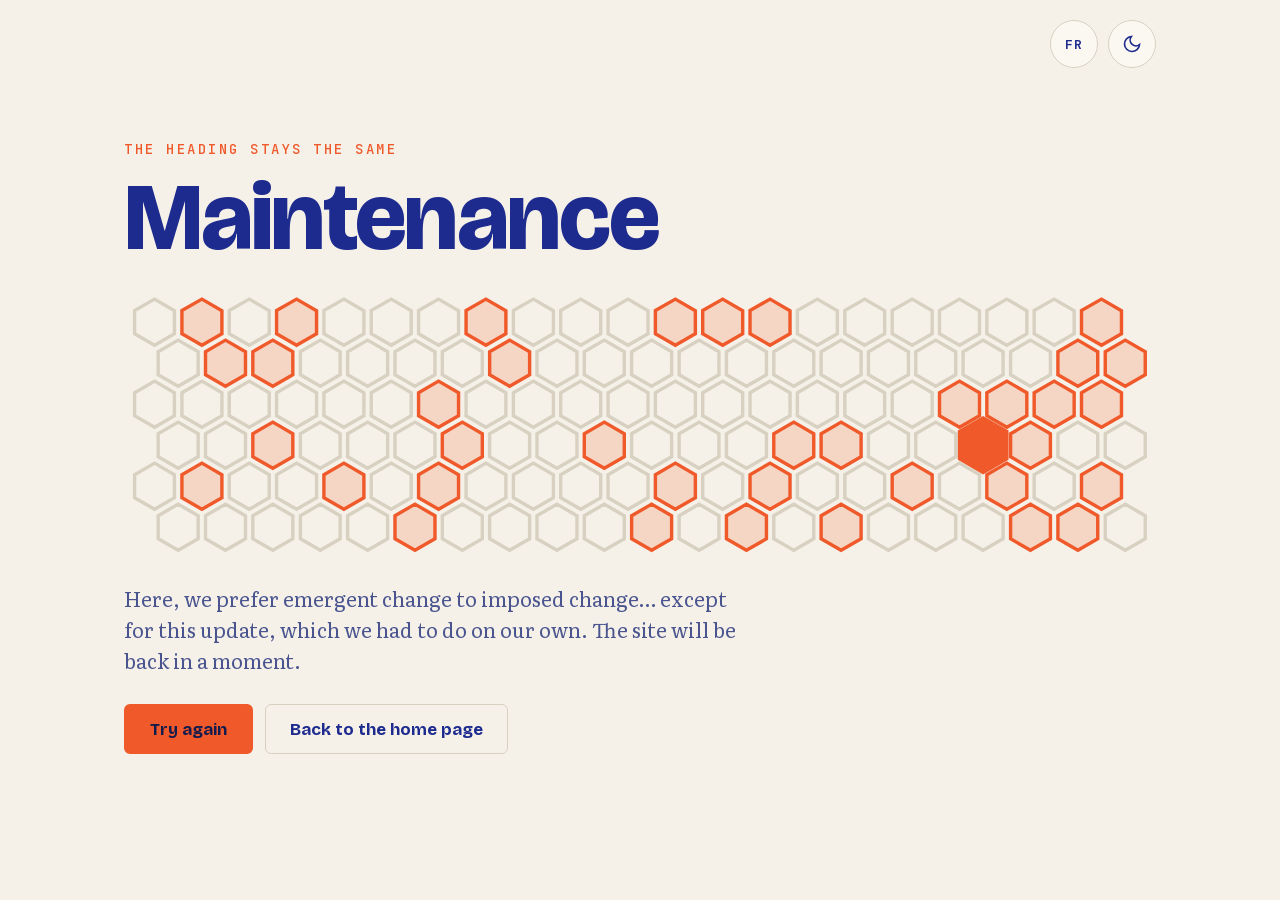
<file: index.html>
<!doctype html>
<html lang="fr">
<head>
<meta charset="utf-8">
<meta name="viewport" content="width=device-width,initial-scale=1">
<meta name="robots" content="noindex">
<meta name="color-scheme" content="light dark">
<!-- maintenance -->
<title>Maintenance — Influchanger</title>
<link rel="icon" href="/favicon.svg" type="image/svg+xml">
<link href="/assets/fonts/fonts.css" rel="stylesheet"><!-- story 277: the fonts of the site, copied to influchanger-static too -->
<!-- Story 221: the maintenance page (Heroku maintenance mode and cutovers). Self-contained (inline styles and script,
     brand colours filled in from web/src/styles/tokens by web/src/prerender.tsx at build time, the site's own fonts), so that it can be served from any address while the
     app is off. The hive plays a Game of Life (hexagonal, B2/S34) around a fixed orange cell: the heading. -->
<style>
:root{--bg:#F5F1E8;--surf:#FBF8F2;--ink:#1D2B8F;--muted:#4A5590;--line:#D8D1C2;--acc:#F0592A;--on:#141B4D}
@media (prefers-color-scheme:dark){:root:not([data-theme=jour]){--bg:#141B4D;--surf:#1C2560;--ink:#F3EEE4;--muted:#B9BEDB;--line:#2E3A7A;--acc:#FF7A4D;--on:#141B4D}}
[data-theme=nuit]{--bg:#141B4D;--surf:#1C2560;--ink:#F3EEE4;--muted:#B9BEDB;--line:#2E3A7A;--acc:#FF7A4D;--on:#141B4D}
*{box-sizing:border-box}
body{margin:0;background:var(--bg);color:var(--ink);font-family:'Literata',Georgia,'Times New Roman',serif}
main{max-width:1080px;margin:0 auto;padding:72px 24px 56px}
.k{margin:0;font-family:'JetBrains Mono','Courier New',monospace;font-size:14px;letter-spacing:.18em;text-transform:uppercase;color:var(--acc)}
h1{margin:12px 0 22px;font-family:'Bricolage Grotesque',Arial,Helvetica,sans-serif;font-weight:800;font-size:clamp(44px,9vw,96px);line-height:1;letter-spacing:-.02em}
.sub{margin:22px 0 0;max-width:620px;font-size:20px;line-height:1.55;color:var(--muted)}
.ctas{display:flex;gap:12px;flex-wrap:wrap;margin-top:28px}
.btn{display:inline-flex;align-items:center;min-height:50px;padding:0 24px;border-radius:6px;font-family:'Bricolage Grotesque',Arial,Helvetica,sans-serif;font-weight:700;font-size:17px;text-decoration:none;background:var(--acc);color:var(--on);border:2px solid var(--acc);cursor:pointer}
.btn.s{background:transparent;color:var(--ink);border:1px solid var(--line)}
/* story 286: a button looks clickable: hand cursor, a visible change on hover, a visible keyboard focus */
button{cursor:pointer}
.btn{transition:filter .15s,border-color .15s,color .15s,transform .05s}
.btn:hover{filter:brightness(1.1)}
.btn.s:hover{filter:none;border-color:var(--acc);color:var(--acc)}
.btn:focus-visible,button:focus-visible{outline:2px solid var(--acc);outline-offset:2px}
.btn:active{transform:translateY(1px)}
.btn:disabled,button:disabled{cursor:not-allowed;opacity:.6;filter:none;transform:none}
svg{display:block;width:100%;height:auto}
.cell{fill:none;stroke:var(--line);stroke-width:2;transition:fill-opacity .5s,stroke .5s}
.cell.on{fill:var(--acc);fill-opacity:.18;stroke:var(--acc)}
.cap{fill:var(--acc);stroke:var(--acc);stroke-width:2}
[lang=fr] [lang=en],[lang=en] [lang=fr]{display:none}
.top{display:flex;justify-content:flex-end;gap:10px;max-width:1080px;margin:0 auto;padding:20px 24px 0}
.tg{min-width:48px;height:48px;padding:0 12px;border-radius:999px;border:1px solid var(--line);background:var(--surf);color:var(--ink);font-family:'JetBrains Mono','Courier New',monospace;font-weight:700;font-size:13px;letter-spacing:.06em;cursor:pointer}
.tg svg{width:20px;height:20px;display:block;margin:auto}
.sun{display:none !important}[data-theme=nuit] .sun{display:block !important}[data-theme=nuit] .moon{display:none}
@media (prefers-color-scheme:dark){:root:not([data-theme=jour]) .sun{display:block !important}:root:not([data-theme=jour]) .moon{display:none}}
</style>
</head>
<body>
<div class="top">
  <button class="tg" id="lg" type="button" aria-label="English"><span lang="fr">EN</span><span lang="en">FR</span></button>
  <button class="tg" id="th" type="button" aria-label="Jour ou nuit"><svg class="moon" viewBox="0 0 24 24" fill="none" stroke="currentColor" stroke-width="2" aria-hidden="true"><path d="M21 12.8A9 9 0 1 1 11.2 3a7 7 0 0 0 9.8 9.8z"/></svg><svg class="sun" viewBox="0 0 24 24" fill="none" stroke="currentColor" stroke-width="2" aria-hidden="true"><circle cx="12" cy="12" r="4"/><path d="M12 2v2M12 20v2M4.9 4.9l1.4 1.4M17.7 17.7l1.4 1.4M2 12h2M20 12h2M4.9 19.1l1.4-1.4M17.7 6.3l1.4-1.4"/></svg></button>
</div>
<main>
  <p class="k"><span lang="fr">Le cap ne change pas</span><span lang="en">The heading stays the same</span></p>
  <h1>Maintenance</h1>
  <svg id="hive" role="img" aria-label="Une ruche dont les alvéoles changent, autour d’une alvéole orange qui reste" data-en-aria-label="A hive whose cells change, around an orange cell that stays"></svg>
  <p class="sub"><span lang="fr">Ici, on préfère le changement émergent au changement imposé… sauf pour cette mise à jour, qu’on a dû faire tout seuls. Le site revient dans un instant.</span><span lang="en">Here, we prefer emergent change to imposed change… except for this update, which we had to do on our own. The site will be back in a moment.</span></p>
  <p class="ctas">
    <a class="btn" href="/" onclick="location.reload();return false"><span lang="fr">Réessayer</span><span lang="en">Try again</span></a>
    <a class="btn s" href="https://influchanger.com/"><span lang="fr">Revenir à l’accueil</span><span lang="en">Back to the home page</span></a>
  </p>
</main>
<script>
(function () {
  // Story 229: the choices made on the site (same keys when served on influchanger.com), else the system; two toggles.
  var D = document.documentElement, store = function (k, v) { try { if (v === undefined) return localStorage.getItem(k); localStorage.setItem(k, v); } catch (e) { return null; } };
  var saved = store('influchanger-lang'), en = saved ? saved === 'en' : /^en\b/i.test((navigator.languages && navigator.languages[0]) || navigator.language || '');
  if (en) D.lang = 'en';
  var theme = store('influchanger-theme'); if (theme === 'jour' || theme === 'nuit') D.dataset.theme = theme;
  document.getElementById('lg').onclick = function () { D.lang = D.lang === 'en' ? 'fr' : 'en'; store('influchanger-lang', D.lang); };
  document.getElementById('th').onclick = function () {
    var dark = D.dataset.theme ? D.dataset.theme === 'nuit' : matchMedia('(prefers-color-scheme: dark)').matches;
    D.dataset.theme = dark ? 'jour' : 'nuit'; store('influchanger-theme', D.dataset.theme);
  };
  var svg = document.getElementById('hive');
  if (en) svg.setAttribute('aria-label', svg.getAttribute('data-en-aria-label'));
  var COLS = 21, ROWS = 6, R = 16, W = Math.sqrt(3) * R, CAP = [3, 17], NS = 'http://www.w3.org/2000/svg';
  svg.setAttribute('viewBox', '0 0 ' + ((COLS + 0.5) * W + 8).toFixed(0) + ' ' + (R * (1.5 * (ROWS - 1) + 2) + 8).toFixed(0));
  function pts(cx, cy, r) { var s = []; for (var i = 0; i < 6; i++) { var a = Math.PI / 180 * (60 * i - 30); s.push((cx + r * Math.cos(a)).toFixed(1) + ',' + (cy + r * Math.sin(a)).toFixed(1)); } return s.join(' '); }
  var cells = [], alive = [], isCap = function (r, c) { return r === CAP[0] && c === CAP[1]; };
  for (var r = 0; r < ROWS; r++) { cells.push([]); alive.push([]); for (var c = 0; c < COLS; c++) {
    var p = document.createElementNS(NS, 'polygon'), cx = W / 2 + 4 + c * W + (r % 2 ? W / 2 : 0), cy = R + 4 + r * R * 1.5;
    p.setAttribute('points', pts(cx, cy, isCap(r, c) ? R : R - 2.5)); p.setAttribute('class', isCap(r, c) ? 'cap' : 'cell');
    svg.appendChild(p); cells[r].push(p); alive[r].push(false);
  } }
  // Neighbours of a cell in rows shifted every other line (odd rows to the right), on a torus.
  function around(r, c) {
    var d = r % 2 ? [[0, -1], [0, 1], [-1, 0], [-1, 1], [1, 0], [1, 1]] : [[0, -1], [0, 1], [-1, -1], [-1, 0], [1, -1], [1, 0]];
    return d.map(function (x) { return [(r + x[0] + ROWS) % ROWS, (c + x[1] + COLS) % COLS]; });
  }
  function seed() { for (var r = 0; r < ROWS; r++) for (var c = 0; c < COLS; c++) alive[r][c] = !isCap(r, c) && Math.random() < 0.34; }
  function draw() { for (var r = 0; r < ROWS; r++) for (var c = 0; c < COLS; c++) if (!isCap(r, c)) cells[r][c].setAttribute('class', alive[r][c] ? 'cell on' : 'cell'); }
  var seen = [], gen = 0;
  // Hexagonal Game of Life B2/S34: a cell is born with 2 living neighbours, survives with 3 or 4. The heading always lives.
  function step() {
    var next = alive.map(function (row, r) { return row.map(function (on, c) {
      if (isCap(r, c)) return false;
      var n = around(r, c).filter(function (q) { return isCap(q[0], q[1]) || alive[q[0]][q[1]]; }).length;
      return on ? (n === 3 || n === 4) : n === 2;
    }); });
    alive = next; gen++;
    var key = alive.map(function (row) { return row.map(Number).join(''); }).join('');
    var count = (key.match(/1/g) || []).length;
    if (count < 5 || seen.indexOf(key) >= 0 || gen > 80) { seed(); seen = []; gen = 0; } else { seen.push(key); if (seen.length > 6) seen.shift(); }
    draw();
  }
  seed(); draw();
  if (!(window.matchMedia && matchMedia('(prefers-reduced-motion: reduce)').matches)) setInterval(step, 900);
})();
</script>
</body>
</html>
</file>
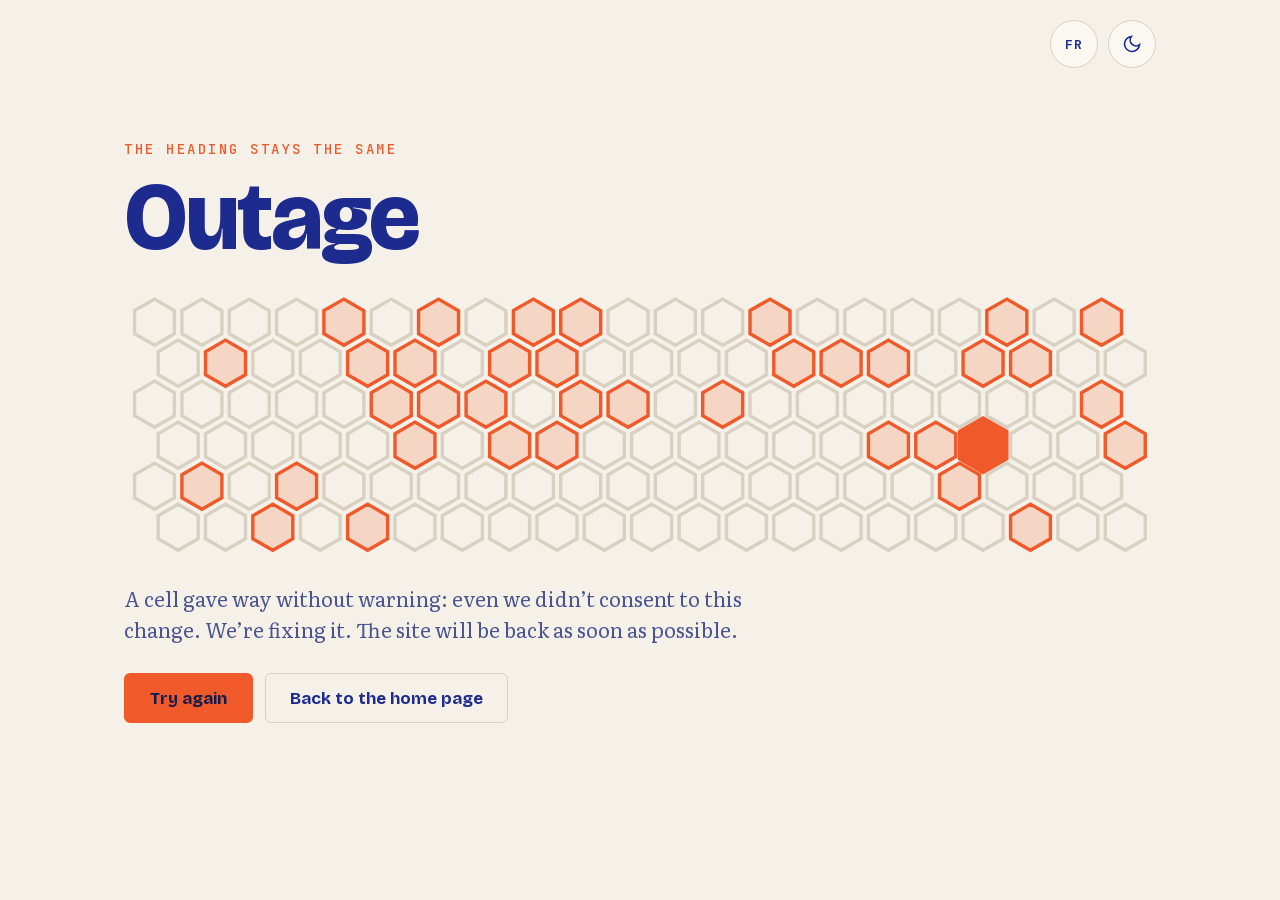
<file: error/index.html>
<!doctype html>
<html lang="fr">
<head>
<meta charset="utf-8">
<meta name="viewport" content="width=device-width,initial-scale=1">
<meta name="robots" content="noindex">
<meta name="color-scheme" content="light dark">
<!-- error -->
<title>Panne — Influchanger</title>
<link rel="icon" href="/favicon.svg" type="image/svg+xml">
<link href="/assets/fonts/fonts.css" rel="stylesheet"><!-- story 277: the fonts of the site, copied to influchanger-static too -->
<!-- Story 221: the maintenance page (Heroku maintenance mode and cutovers). Self-contained (inline styles and script,
     brand colours filled in from web/src/styles/tokens by web/src/prerender.tsx at build time, the site's own fonts), so that it can be served from any address while the
     app is off. The hive plays a Game of Life (hexagonal, B2/S34) around a fixed orange cell: the heading. -->
<style>
:root{--bg:#F5F1E8;--surf:#FBF8F2;--ink:#1D2B8F;--muted:#4A5590;--line:#D8D1C2;--acc:#F0592A;--on:#141B4D}
@media (prefers-color-scheme:dark){:root:not([data-theme=jour]){--bg:#141B4D;--surf:#1C2560;--ink:#F3EEE4;--muted:#B9BEDB;--line:#2E3A7A;--acc:#FF7A4D;--on:#141B4D}}
[data-theme=nuit]{--bg:#141B4D;--surf:#1C2560;--ink:#F3EEE4;--muted:#B9BEDB;--line:#2E3A7A;--acc:#FF7A4D;--on:#141B4D}
*{box-sizing:border-box}
body{margin:0;background:var(--bg);color:var(--ink);font-family:'Literata',Georgia,'Times New Roman',serif}
main{max-width:1080px;margin:0 auto;padding:72px 24px 56px}
.k{margin:0;font-family:'JetBrains Mono','Courier New',monospace;font-size:14px;letter-spacing:.18em;text-transform:uppercase;color:var(--acc)}
h1{margin:12px 0 22px;font-family:'Bricolage Grotesque',Arial,Helvetica,sans-serif;font-weight:800;font-size:clamp(44px,9vw,96px);line-height:1;letter-spacing:-.02em}
.sub{margin:22px 0 0;max-width:620px;font-size:20px;line-height:1.55;color:var(--muted)}
.ctas{display:flex;gap:12px;flex-wrap:wrap;margin-top:28px}
.btn{display:inline-flex;align-items:center;min-height:50px;padding:0 24px;border-radius:6px;font-family:'Bricolage Grotesque',Arial,Helvetica,sans-serif;font-weight:700;font-size:17px;text-decoration:none;background:var(--acc);color:var(--on);border:2px solid var(--acc);cursor:pointer}
.btn.s{background:transparent;color:var(--ink);border:1px solid var(--line)}
/* story 286: a button looks clickable: hand cursor, a visible change on hover, a visible keyboard focus */
button{cursor:pointer}
.btn{transition:filter .15s,border-color .15s,color .15s,transform .05s}
.btn:hover{filter:brightness(1.1)}
.btn.s:hover{filter:none;border-color:var(--acc);color:var(--acc)}
.btn:focus-visible,button:focus-visible{outline:2px solid var(--acc);outline-offset:2px}
.btn:active{transform:translateY(1px)}
.btn:disabled,button:disabled{cursor:not-allowed;opacity:.6;filter:none;transform:none}
svg{display:block;width:100%;height:auto}
.cell{fill:none;stroke:var(--line);stroke-width:2;transition:fill-opacity .5s,stroke .5s}
.cell.on{fill:var(--acc);fill-opacity:.18;stroke:var(--acc)}
.cap{fill:var(--acc);stroke:var(--acc);stroke-width:2}
[lang=fr] [lang=en],[lang=en] [lang=fr]{display:none}
.top{display:flex;justify-content:flex-end;gap:10px;max-width:1080px;margin:0 auto;padding:20px 24px 0}
.tg{min-width:48px;height:48px;padding:0 12px;border-radius:999px;border:1px solid var(--line);background:var(--surf);color:var(--ink);font-family:'JetBrains Mono','Courier New',monospace;font-weight:700;font-size:13px;letter-spacing:.06em;cursor:pointer}
.tg svg{width:20px;height:20px;display:block;margin:auto}
.sun{display:none !important}[data-theme=nuit] .sun{display:block !important}[data-theme=nuit] .moon{display:none}
@media (prefers-color-scheme:dark){:root:not([data-theme=jour]) .sun{display:block !important}:root:not([data-theme=jour]) .moon{display:none}}
</style>
</head>
<body>
<div class="top">
  <button class="tg" id="lg" type="button" aria-label="English"><span lang="fr">EN</span><span lang="en">FR</span></button>
  <button class="tg" id="th" type="button" aria-label="Jour ou nuit"><svg class="moon" viewBox="0 0 24 24" fill="none" stroke="currentColor" stroke-width="2" aria-hidden="true"><path d="M21 12.8A9 9 0 1 1 11.2 3a7 7 0 0 0 9.8 9.8z"/></svg><svg class="sun" viewBox="0 0 24 24" fill="none" stroke="currentColor" stroke-width="2" aria-hidden="true"><circle cx="12" cy="12" r="4"/><path d="M12 2v2M12 20v2M4.9 4.9l1.4 1.4M17.7 17.7l1.4 1.4M2 12h2M20 12h2M4.9 19.1l1.4-1.4M17.7 6.3l1.4-1.4"/></svg></button>
</div>
<main>
  <p class="k"><span lang="fr">Le cap ne change pas</span><span lang="en">The heading stays the same</span></p>
  <h1><span lang="fr">Panne</span><span lang="en">Outage</span></h1>
  <svg id="hive" role="img" aria-label="Une ruche dont les alvéoles changent, autour d’une alvéole orange qui reste" data-en-aria-label="A hive whose cells change, around an orange cell that stays"></svg>
  <p class="sub"><span lang="fr">Une alvéole a lâché, sans prévenir : même nous, on n’a pas consenti à ce changement-là. On répare. Le site revient dès que possible.</span><span lang="en">A cell gave way without warning: even we didn’t consent to this change. We’re fixing it. The site will be back as soon as possible.</span></p>
  <p class="ctas">
    <a class="btn" href="/" onclick="location.reload();return false"><span lang="fr">Réessayer</span><span lang="en">Try again</span></a>
    <a class="btn s" href="https://influchanger.com/"><span lang="fr">Revenir à l’accueil</span><span lang="en">Back to the home page</span></a>
  </p>
</main>
<script>
(function () {
  // Story 229: the choices made on the site (same keys when served on influchanger.com), else the system; two toggles.
  var D = document.documentElement, store = function (k, v) { try { if (v === undefined) return localStorage.getItem(k); localStorage.setItem(k, v); } catch (e) { return null; } };
  var saved = store('influchanger-lang'), en = saved ? saved === 'en' : /^en\b/i.test((navigator.languages && navigator.languages[0]) || navigator.language || '');
  if (en) D.lang = 'en';
  var theme = store('influchanger-theme'); if (theme === 'jour' || theme === 'nuit') D.dataset.theme = theme;
  document.getElementById('lg').onclick = function () { D.lang = D.lang === 'en' ? 'fr' : 'en'; store('influchanger-lang', D.lang); };
  document.getElementById('th').onclick = function () {
    var dark = D.dataset.theme ? D.dataset.theme === 'nuit' : matchMedia('(prefers-color-scheme: dark)').matches;
    D.dataset.theme = dark ? 'jour' : 'nuit'; store('influchanger-theme', D.dataset.theme);
  };
  var svg = document.getElementById('hive');
  if (en) svg.setAttribute('aria-label', svg.getAttribute('data-en-aria-label'));
  var COLS = 21, ROWS = 6, R = 16, W = Math.sqrt(3) * R, CAP = [3, 17], NS = 'http://www.w3.org/2000/svg';
  svg.setAttribute('viewBox', '0 0 ' + ((COLS + 0.5) * W + 8).toFixed(0) + ' ' + (R * (1.5 * (ROWS - 1) + 2) + 8).toFixed(0));
  function pts(cx, cy, r) { var s = []; for (var i = 0; i < 6; i++) { var a = Math.PI / 180 * (60 * i - 30); s.push((cx + r * Math.cos(a)).toFixed(1) + ',' + (cy + r * Math.sin(a)).toFixed(1)); } return s.join(' '); }
  var cells = [], alive = [], isCap = function (r, c) { return r === CAP[0] && c === CAP[1]; };
  for (var r = 0; r < ROWS; r++) { cells.push([]); alive.push([]); for (var c = 0; c < COLS; c++) {
    var p = document.createElementNS(NS, 'polygon'), cx = W / 2 + 4 + c * W + (r % 2 ? W / 2 : 0), cy = R + 4 + r * R * 1.5;
    p.setAttribute('points', pts(cx, cy, isCap(r, c) ? R : R - 2.5)); p.setAttribute('class', isCap(r, c) ? 'cap' : 'cell');
    svg.appendChild(p); cells[r].push(p); alive[r].push(false);
  } }
  // Neighbours of a cell in rows shifted every other line (odd rows to the right), on a torus.
  function around(r, c) {
    var d = r % 2 ? [[0, -1], [0, 1], [-1, 0], [-1, 1], [1, 0], [1, 1]] : [[0, -1], [0, 1], [-1, -1], [-1, 0], [1, -1], [1, 0]];
    return d.map(function (x) { return [(r + x[0] + ROWS) % ROWS, (c + x[1] + COLS) % COLS]; });
  }
  function seed() { for (var r = 0; r < ROWS; r++) for (var c = 0; c < COLS; c++) alive[r][c] = !isCap(r, c) && Math.random() < 0.34; }
  function draw() { for (var r = 0; r < ROWS; r++) for (var c = 0; c < COLS; c++) if (!isCap(r, c)) cells[r][c].setAttribute('class', alive[r][c] ? 'cell on' : 'cell'); }
  var seen = [], gen = 0;
  // Hexagonal Game of Life B2/S34: a cell is born with 2 living neighbours, survives with 3 or 4. The heading always lives.
  function step() {
    var next = alive.map(function (row, r) { return row.map(function (on, c) {
      if (isCap(r, c)) return false;
      var n = around(r, c).filter(function (q) { return isCap(q[0], q[1]) || alive[q[0]][q[1]]; }).length;
      return on ? (n === 3 || n === 4) : n === 2;
    }); });
    alive = next; gen++;
    var key = alive.map(function (row) { return row.map(Number).join(''); }).join('');
    var count = (key.match(/1/g) || []).length;
    if (count < 5 || seen.indexOf(key) >= 0 || gen > 80) { seed(); seen = []; gen = 0; } else { seen.push(key); if (seen.length > 6) seen.shift(); }
    draw();
  }
  seed(); draw();
  if (!(window.matchMedia && matchMedia('(prefers-reduced-motion: reduce)').matches)) setInterval(step, 900);
})();
</script>
</body>
</html>
</file>
<file: assets/fonts/fonts.css>
/* Story 255: the brand fonts served by the site itself (latin and latin-ext subsets), no call to Google Fonts.
   Bricolage Grotesque, Literata and JetBrains Mono: SIL Open Font License 1.1. */
/* latin-ext */
@font-face {
  font-family: 'Bricolage Grotesque';
  font-style: normal;
  font-weight: 700;
  font-stretch: 100%;
  font-display: swap;
  src: url(/assets/fonts/bricolage-grotesque-latin-ext-10d6a582.woff2) format('woff2');
  unicode-range: U+0100-02BA, U+02BD-02C5, U+02C7-02CC, U+02CE-02D7, U+02DD-02FF, U+0304, U+0308, U+0329, U+1D00-1DBF, U+1E00-1E9F, U+1EF2-1EFF, U+2020, U+20A0-20AB, U+20AD-20C4, U+2113, U+2C60-2C7F, U+A720-A7FF;
}
/* latin */
@font-face {
  font-family: 'Bricolage Grotesque';
  font-style: normal;
  font-weight: 700;
  font-stretch: 100%;
  font-display: swap;
  src: url(/assets/fonts/bricolage-grotesque-latin-3b58e8bd.woff2) format('woff2');
  unicode-range: U+0000-00FF, U+0131, U+0152-0153, U+02BB-02BC, U+02C6, U+02DA, U+02DC, U+0304, U+0308, U+0329, U+2000-206F, U+20AC, U+2122, U+2191, U+2193, U+2212, U+2215, U+FEFF, U+FFFD;
}
/* latin-ext */
@font-face {
  font-family: 'Bricolage Grotesque';
  font-style: normal;
  font-weight: 800;
  font-stretch: 100%;
  font-display: swap;
  src: url(/assets/fonts/bricolage-grotesque-latin-ext-10d6a582.woff2) format('woff2');
  unicode-range: U+0100-02BA, U+02BD-02C5, U+02C7-02CC, U+02CE-02D7, U+02DD-02FF, U+0304, U+0308, U+0329, U+1D00-1DBF, U+1E00-1E9F, U+1EF2-1EFF, U+2020, U+20A0-20AB, U+20AD-20C4, U+2113, U+2C60-2C7F, U+A720-A7FF;
}
/* latin */
@font-face {
  font-family: 'Bricolage Grotesque';
  font-style: normal;
  font-weight: 800;
  font-stretch: 100%;
  font-display: swap;
  src: url(/assets/fonts/bricolage-grotesque-latin-3b58e8bd.woff2) format('woff2');
  unicode-range: U+0000-00FF, U+0131, U+0152-0153, U+02BB-02BC, U+02C6, U+02DA, U+02DC, U+0304, U+0308, U+0329, U+2000-206F, U+20AC, U+2122, U+2191, U+2193, U+2212, U+2215, U+FEFF, U+FFFD;
}
/* latin-ext */
@font-face {
  font-family: 'JetBrains Mono';
  font-style: normal;
  font-weight: 500;
  font-display: swap;
  src: url(/assets/fonts/jetbrains-mono-latin-ext-9326b4c9.woff2) format('woff2');
  unicode-range: U+0100-02BA, U+02BD-02C5, U+02C7-02CC, U+02CE-02D7, U+02DD-02FF, U+0304, U+0308, U+0329, U+1D00-1DBF, U+1E00-1E9F, U+1EF2-1EFF, U+2020, U+20A0-20AB, U+20AD-20C4, U+2113, U+2C60-2C7F, U+A720-A7FF;
}
/* latin */
@font-face {
  font-family: 'JetBrains Mono';
  font-style: normal;
  font-weight: 500;
  font-display: swap;
  src: url(/assets/fonts/jetbrains-mono-latin-b87346fd.woff2) format('woff2');
  unicode-range: U+0000-00FF, U+0131, U+0152-0153, U+02BB-02BC, U+02C6, U+02DA, U+02DC, U+0304, U+0308, U+0329, U+2000-206F, U+20AC, U+2122, U+2191, U+2193, U+2212, U+2215, U+FEFF, U+FFFD;
}
/* latin-ext */
@font-face {
  font-family: 'JetBrains Mono';
  font-style: normal;
  font-weight: 700;
  font-display: swap;
  src: url(/assets/fonts/jetbrains-mono-latin-ext-9326b4c9.woff2) format('woff2');
  unicode-range: U+0100-02BA, U+02BD-02C5, U+02C7-02CC, U+02CE-02D7, U+02DD-02FF, U+0304, U+0308, U+0329, U+1D00-1DBF, U+1E00-1E9F, U+1EF2-1EFF, U+2020, U+20A0-20AB, U+20AD-20C4, U+2113, U+2C60-2C7F, U+A720-A7FF;
}
/* latin */
@font-face {
  font-family: 'JetBrains Mono';
  font-style: normal;
  font-weight: 700;
  font-display: swap;
  src: url(/assets/fonts/jetbrains-mono-latin-b87346fd.woff2) format('woff2');
  unicode-range: U+0000-00FF, U+0131, U+0152-0153, U+02BB-02BC, U+02C6, U+02DA, U+02DC, U+0304, U+0308, U+0329, U+2000-206F, U+20AC, U+2122, U+2191, U+2193, U+2212, U+2215, U+FEFF, U+FFFD;
}
/* latin-ext */
@font-face {
  font-family: 'Literata';
  font-style: italic;
  font-weight: 400;
  font-display: swap;
  src: url(/assets/fonts/literata-latin-ext-fbe38f91.woff2) format('woff2');
  unicode-range: U+0100-02BA, U+02BD-02C5, U+02C7-02CC, U+02CE-02D7, U+02DD-02FF, U+0304, U+0308, U+0329, U+1D00-1DBF, U+1E00-1E9F, U+1EF2-1EFF, U+2020, U+20A0-20AB, U+20AD-20C4, U+2113, U+2C60-2C7F, U+A720-A7FF;
}
/* latin */
@font-face {
  font-family: 'Literata';
  font-style: italic;
  font-weight: 400;
  font-display: swap;
  src: url(/assets/fonts/literata-latin-75abf947.woff2) format('woff2');
  unicode-range: U+0000-00FF, U+0131, U+0152-0153, U+02BB-02BC, U+02C6, U+02DA, U+02DC, U+0304, U+0308, U+0329, U+2000-206F, U+20AC, U+2122, U+2191, U+2193, U+2212, U+2215, U+FEFF, U+FFFD;
}
/* latin-ext */
@font-face {
  font-family: 'Literata';
  font-style: normal;
  font-weight: 400;
  font-display: swap;
  src: url(/assets/fonts/literata-latin-ext-a94ca91a.woff2) format('woff2');
  unicode-range: U+0100-02BA, U+02BD-02C5, U+02C7-02CC, U+02CE-02D7, U+02DD-02FF, U+0304, U+0308, U+0329, U+1D00-1DBF, U+1E00-1E9F, U+1EF2-1EFF, U+2020, U+20A0-20AB, U+20AD-20C4, U+2113, U+2C60-2C7F, U+A720-A7FF;
}
/* latin */
@font-face {
  font-family: 'Literata';
  font-style: normal;
  font-weight: 400;
  font-display: swap;
  src: url(/assets/fonts/literata-latin-87bf0650.woff2) format('woff2');
  unicode-range: U+0000-00FF, U+0131, U+0152-0153, U+02BB-02BC, U+02C6, U+02DA, U+02DC, U+0304, U+0308, U+0329, U+2000-206F, U+20AC, U+2122, U+2191, U+2193, U+2212, U+2215, U+FEFF, U+FFFD;
}
/* latin-ext */
@font-face {
  font-family: 'Literata';
  font-style: normal;
  font-weight: 600;
  font-display: swap;
  src: url(/assets/fonts/literata-latin-ext-a94ca91a.woff2) format('woff2');
  unicode-range: U+0100-02BA, U+02BD-02C5, U+02C7-02CC, U+02CE-02D7, U+02DD-02FF, U+0304, U+0308, U+0329, U+1D00-1DBF, U+1E00-1E9F, U+1EF2-1EFF, U+2020, U+20A0-20AB, U+20AD-20C4, U+2113, U+2C60-2C7F, U+A720-A7FF;
}
/* latin */
@font-face {
  font-family: 'Literata';
  font-style: normal;
  font-weight: 600;
  font-display: swap;
  src: url(/assets/fonts/literata-latin-87bf0650.woff2) format('woff2');
  unicode-range: U+0000-00FF, U+0131, U+0152-0153, U+02BB-02BC, U+02C6, U+02DA, U+02DC, U+0304, U+0308, U+0329, U+2000-206F, U+20AC, U+2122, U+2191, U+2193, U+2212, U+2215, U+FEFF, U+FFFD;
}
</file>
